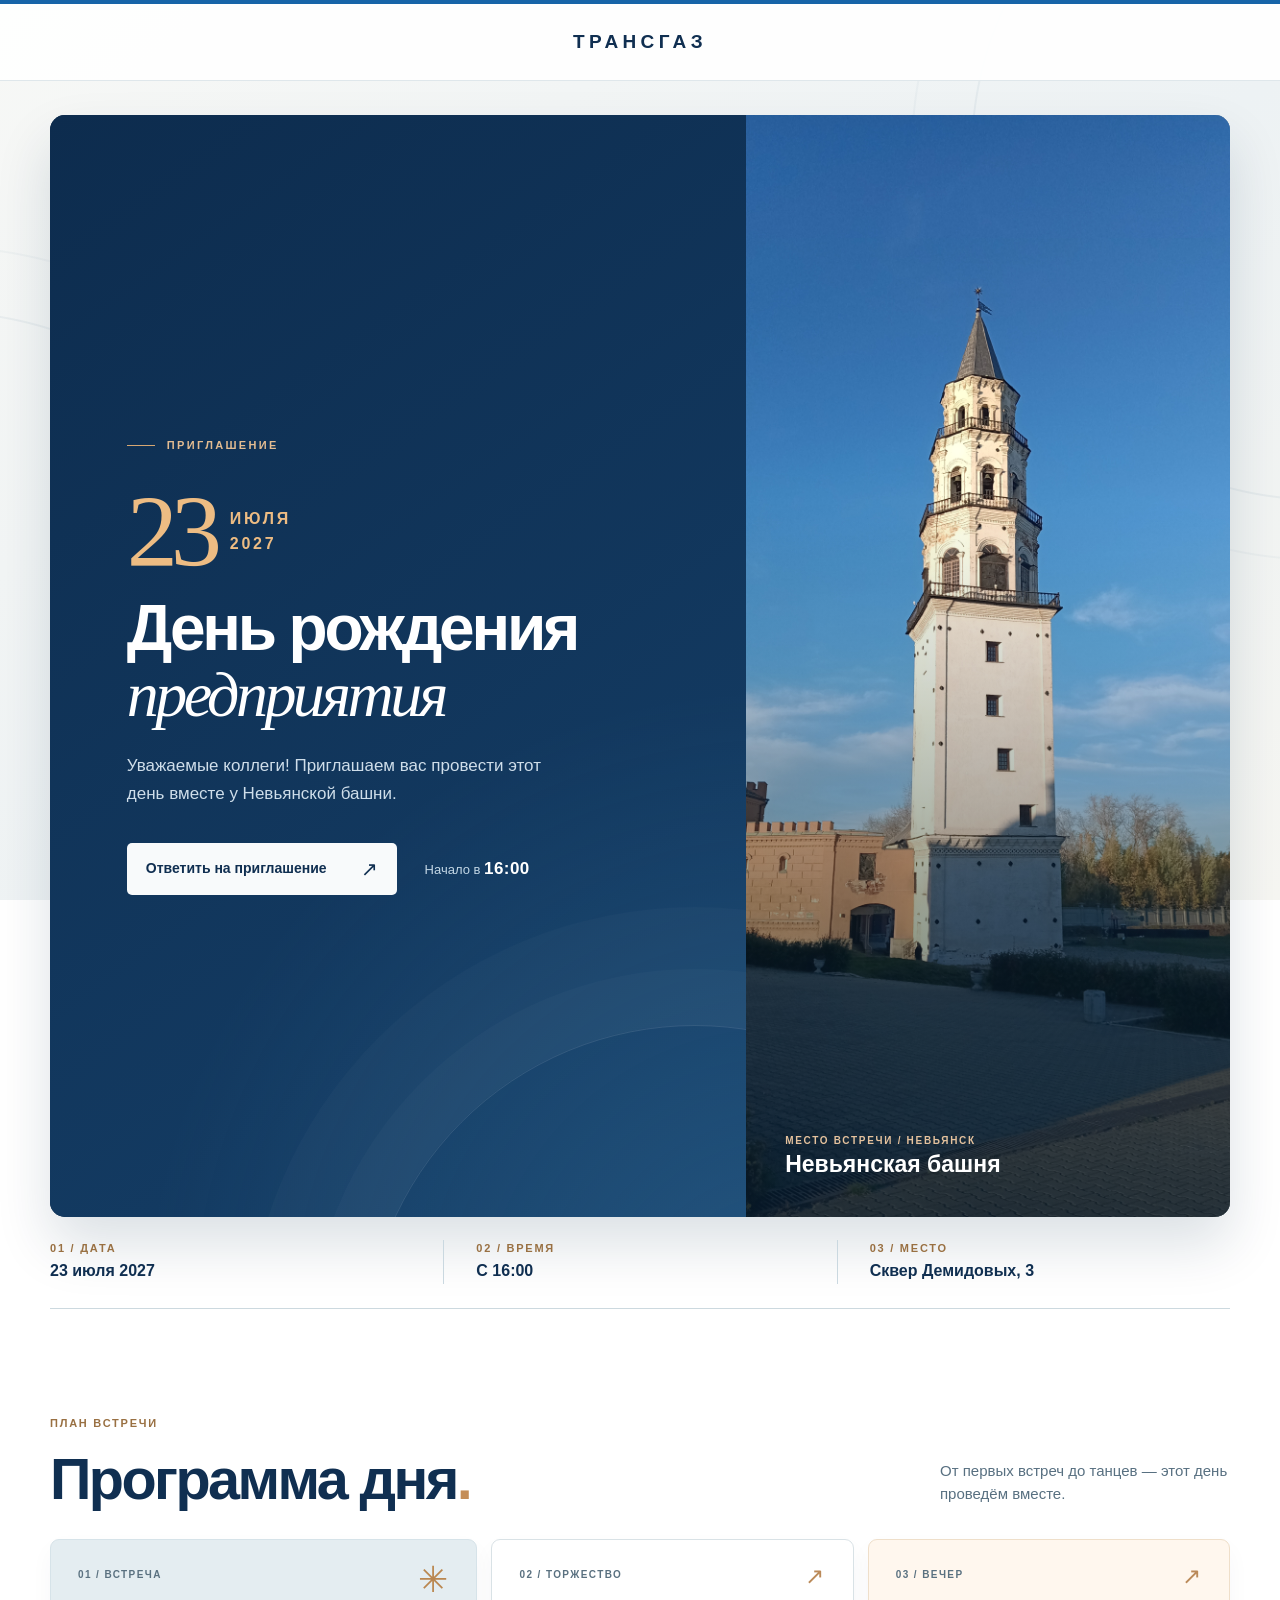
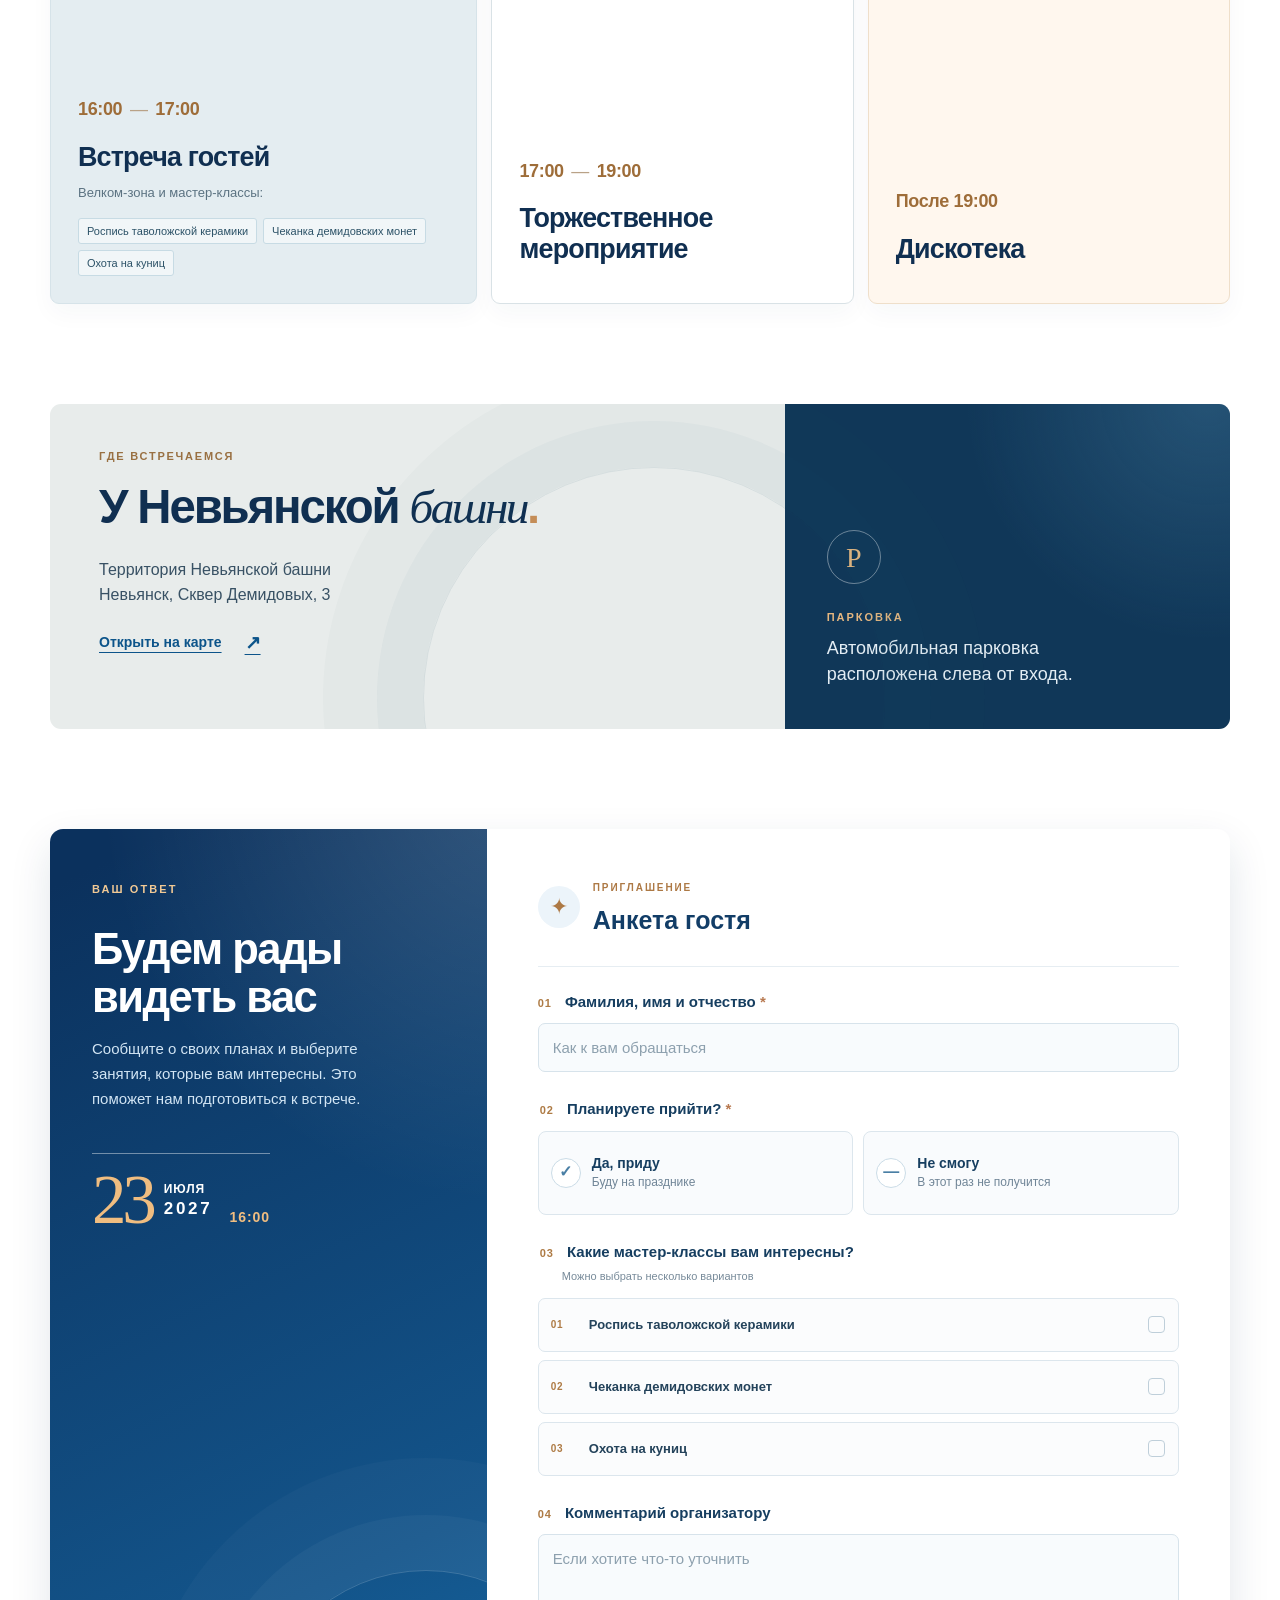
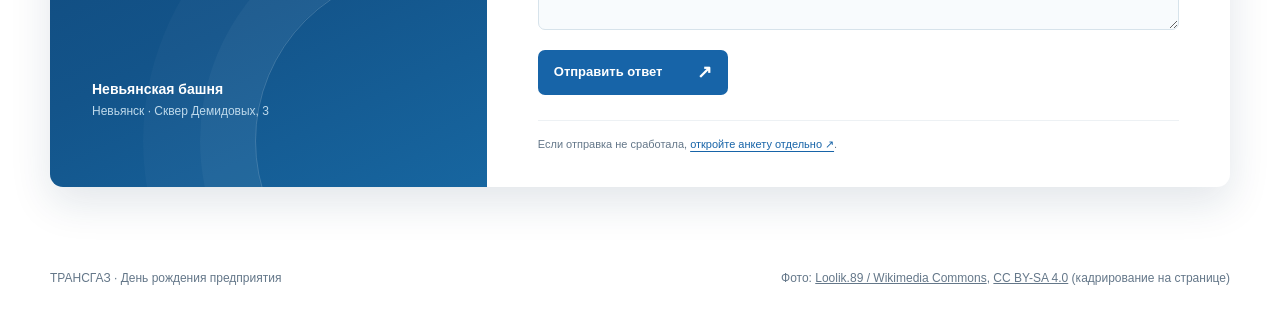
<file: index.html>
<!doctype html>
<html lang="ru">
  <head>
    <meta charset="UTF-8" />
    <meta name="viewport" content="width=device-width, initial-scale=1.0" />
    <meta name="theme-color" content="#102f51" />
    <meta name="description" content="Приглашение на день рождения предприятия 23 июля 2027 года. Начало в 16:00 у Невьянской башни." />
    <meta property="og:type" content="website" />
    <meta property="og:title" content="День рождения предприятия · 23 июля 2027" />
    <meta property="og:description" content="Приглашение на праздник у Невьянской башни. Начало в 16:00." />
    <meta property="og:image" content="https://mrkoynov.github.io/transgaz-nevyansk-invitation-preview/social-preview.png" />
    <title>Приглашение на день рождения предприятия</title>
    <link rel="stylesheet" href="styles.css?v=4" />
    <script src="script.js?v=2" defer></script>
  </head>
  <body>
    <header class="site-header">
      <div class="wrap header-inner">
        <span class="brand">ТРАНСГАЗ</span>
      </div>
    </header>

    <main class="wrap">
      <section class="invitation" aria-labelledby="page-title">
        <div class="invitation-content">
          <p class="section-label"><span class="label-line" aria-hidden="true"></span> ПРИГЛАШЕНИЕ</p>
          <div class="hero-date"><strong>23</strong><span>ИЮЛЯ<br />2027</span></div>
          <h1 id="page-title">День рождения <em>предприятия</em></h1>
          <p class="intro-text">Уважаемые коллеги! Приглашаем вас провести этот день вместе у Невьянской башни.</p>
          <div class="hero-actions">
            <a class="primary-link" href="#guest-form">Ответить на приглашение <span aria-hidden="true">↗</span></a>
            <span class="hero-time">Начало в <strong>16:00</strong></span>
          </div>
        </div>
        <figure class="hero-photo"><img src="nevyansk-tower-hd.jpg" alt="Невьянская башня" loading="eager" fetchpriority="high" /><figcaption><small>МЕСТО ВСТРЕЧИ / НЕВЬЯНСК</small><strong>Невьянская башня</strong></figcaption></figure>
      </section>

      <div class="event-strip" aria-label="Основная информация о мероприятии">
        <div><span>01 / ДАТА</span><strong>23 июля 2027</strong></div>
        <div><span>02 / ВРЕМЯ</span><strong>С 16:00</strong></div>
        <div><span>03 / МЕСТО</span><strong>Сквер Демидовых, 3</strong></div>
      </div>

      <section class="program-section" id="program" aria-labelledby="program-title">
        <div class="section-heading"><div><p class="section-kicker">ПЛАН ВСТРЕЧИ</p><h2 id="program-title">Программа дня<span class="title-dot">.</span></h2></div><p>От первых встреч до танцев — этот день проведём вместе.</p></div>
        <div class="program-grid">
          <article class="program-card program-card-welcome">
            <div class="program-top"><span>01 / ВСТРЕЧА</span><span class="program-card-mark" aria-hidden="true">✳</span></div>
            <div class="program-body"><span class="program-time">16:00 <i>—</i> 17:00</span><h3>Встреча гостей</h3><p>Велком-зона и мастер-классы:</p><ul><li>Роспись таволожской керамики</li><li>Чеканка демидовских монет</li><li>Охота на куниц</li></ul></div>
          </article>
          <article class="program-card">
            <div class="program-top"><span>02 / ТОРЖЕСТВО</span><span class="program-card-arrow" aria-hidden="true">↗</span></div>
            <div class="program-body"><span class="program-time">17:00 <i>—</i> 19:00</span><h3>Торжественное мероприятие</h3></div>
          </article>
          <article class="program-card program-card-last">
            <div class="program-top"><span>03 / ВЕЧЕР</span><span class="program-card-arrow" aria-hidden="true">↗</span></div>
            <div class="program-body"><span class="program-time">После 19:00</span><h3>Дискотека</h3></div>
          </article>
        </div>
      </section>

      <section class="location-section" id="location" aria-labelledby="location-title">
        <div class="location-intro"><p class="section-kicker">ГДЕ ВСТРЕЧАЕМСЯ</p><h2 id="location-title">У Невьянской <em>башни</em><span class="title-dot">.</span></h2><p>Территория Невьянской башни<br />Невьянск, Сквер Демидовых, 3</p><a class="map-link" href="https://yandex.ru/maps/?text=%D0%9D%D0%B5%D0%B2%D1%8C%D1%8F%D0%BD%D1%81%D0%BA%2C%20%D0%A1%D0%BA%D0%B2%D0%B5%D1%80%20%D0%94%D0%B5%D0%BC%D0%B8%D0%B4%D0%BE%D0%B2%D1%8B%D1%85%2C%203" target="_blank" rel="noopener noreferrer">Открыть на карте <span aria-hidden="true">↗</span></a></div>
        <div class="location-detail"><span class="location-icon" aria-hidden="true">P</span><div><span class="location-detail-label">ПАРКОВКА</span><p>Автомобильная парковка расположена слева от входа.</p></div></div>
      </section>

      <section class="form-section" id="guest-form" aria-labelledby="form-title">
        <div class="form-aside">
          <p class="form-eyebrow">ВАШ ОТВЕТ</p>
          <h2 id="form-title">Будем рады видеть вас</h2>
          <p>Сообщите о своих планах и выберите занятия, которые вам интересны. Это поможет нам подготовиться к встрече.</p>
          <div class="form-date" aria-label="23 июля 2027 года, начало в 16:00">
            <span class="form-date-day">23</span>
            <span>ИЮЛЯ<br /><strong>2027</strong></span>
            <span class="form-date-time">16:00</span>
          </div>
          <p class="form-place">Невьянская башня<br /><span>Невьянск · Сквер Демидовых, 3</span></p>
        </div>

        <div class="form-main">
          <div class="form-heading">
            <span class="form-heading-mark" aria-hidden="true">✦</span>
            <div><span class="form-kicker">ПРИГЛАШЕНИЕ</span><h3>Анкета гостя</h3></div>
          </div>

          <form id="rsvp-form" action="https://docs.google.com/forms/d/e/1FAIpQLSfNufHCUHn0jru9lvoqx1xPsjLA_sWsaLaPiySQA0vXSbu58w/formResponse?embedded=true" method="POST" target="rsvp-receipt">
            <div class="form-field">
              <label for="guest-name"><span class="field-number">01</span> Фамилия, имя и отчество <span class="required-mark">*</span></label>
              <input id="guest-name" name="entry.57952946" type="text" autocomplete="name" placeholder="Как к вам обращаться" maxlength="120" required />
            </div>

            <fieldset class="form-field choice-field">
              <legend><span class="field-number">02</span> Планируете прийти? <span class="required-mark">*</span></legend>
              <div class="attendance-options">
                <label class="choice-card"><input type="radio" name="entry.1104383228" value="Да, приду" required /><span class="choice-icon" aria-hidden="true">✓</span><span><strong>Да, приду</strong><small>Буду на празднике</small></span></label>
                <label class="choice-card"><input type="radio" name="entry.1104383228" value="Нет, не смогу прийти" required /><span class="choice-icon" aria-hidden="true">—</span><span><strong>Не смогу</strong><small>В этот раз не получится</small></span></label>
              </div>
            </fieldset>

            <fieldset class="form-field workshop-field" id="workshop-field">
              <legend><span class="field-number">03</span> Какие мастер-классы вам интересны?</legend>
              <p class="field-hint">Можно выбрать несколько вариантов</p>
              <div class="workshop-options">
                <label class="workshop-card"><input type="checkbox" name="entry.540942043" value="Роспись таволожской керамики" /><span class="workshop-index">01</span><span>Роспись таволожской керамики</span><span class="workshop-check" aria-hidden="true">✓</span></label>
                <label class="workshop-card"><input type="checkbox" name="entry.540942043" value="Чеканка демидовских монет" /><span class="workshop-index">02</span><span>Чеканка демидовских монет</span><span class="workshop-check" aria-hidden="true">✓</span></label>
                <label class="workshop-card"><input type="checkbox" name="entry.540942043" value="Охота на куниц" /><span class="workshop-index">03</span><span>Охота на куниц</span><span class="workshop-check" aria-hidden="true">✓</span></label>
              </div>
            </fieldset>

            <div class="form-field comment-field">
              <label for="guest-comment"><span class="field-number">04</span> Комментарий организатору</label>
              <textarea id="guest-comment" name="entry.577196794" rows="3" maxlength="1000" placeholder="Если хотите что-то уточнить"></textarea>
            </div>

            <div class="form-bottom">
              <button class="submit-button" type="submit">Отправить ответ <span aria-hidden="true">↗</span></button>
            </div>
          </form>

          <noscript><p class="form-help">Для отправки ответа <a href="https://docs.google.com/forms/d/e/1FAIpQLSfNufHCUHn0jru9lvoqx1xPsjLA_sWsaLaPiySQA0vXSbu58w/viewform" target="_blank" rel="noopener noreferrer">откройте Google Форму ↗</a>.</p><style>#rsvp-form { display: none; }</style></noscript>

          <div class="form-result" id="form-result" hidden aria-live="polite">
            <div class="result-icon" aria-hidden="true">✦</div>
            <h3>Проверяем ответ</h3>
            <p id="result-status">Ожидаем подтверждение Google Формы…</p>
            <iframe id="rsvp-receipt" name="rsvp-receipt" title="Подтверждение отправки анкеты" hidden></iframe>
            <button type="button" class="result-back" id="result-back">Исправить или повторить при ошибке</button>
          </div>
          <p class="form-help">Если отправка не сработала, <a href="https://docs.google.com/forms/d/e/1FAIpQLSfNufHCUHn0jru9lvoqx1xPsjLA_sWsaLaPiySQA0vXSbu58w/viewform" target="_blank" rel="noopener noreferrer">откройте анкету отдельно ↗</a>.</p>
        </div>
      </section>
    </main>

    <footer class="site-footer"><div class="wrap"><span>ТРАНСГАЗ · День рождения предприятия</span><span>Фото: <a href="https://commons.wikimedia.org/wiki/File:%D0%9D%D0%B5%D0%B2%D1%8C%D1%8F%D0%BD%D1%81%D0%BA%D0%B0%D1%8F_%D0%B1%D0%B0%D1%88%D0%BD%D1%8F.jpg" target="_blank" rel="noopener noreferrer">Loolik.89 / Wikimedia Commons</a>, <a href="https://creativecommons.org/licenses/by-sa/4.0/" target="_blank" rel="noopener noreferrer">CC BY-SA 4.0</a> (кадрирование на странице)</span></div></footer>
  </body>
</html>
</file>
<file: styles.css>
:root {
  --navy: #102f51;
  --navy-deep: #0a2542;
  --blue: #1764a8;
  --blue-dark: #123d67;
  --copper: #c48d57;
  --ink: #1d3346;
  --muted: #647789;
  --paper: #f5f6f4;
  --line: #d7e0e5;
  --text: #25394a;
  --border: #dbe3e9;
}
* { box-sizing: border-box; }
html { scroll-behavior: smooth; }
body {
  margin: 0;
  color: var(--ink);
  font-family: "Segoe UI", Arial, sans-serif;
  line-height: 1.55;
  background:
    radial-gradient(circle at 103% 17%, transparent 0 345px, rgba(21, 74, 111, .055) 346px 347px, transparent 348px 405px, rgba(21, 74, 111, .035) 406px 407px, transparent 408px),
    radial-gradient(circle at -5% 77%, transparent 0 380px, rgba(21, 74, 111, .055) 381px 382px, transparent 383px 445px, rgba(21, 74, 111, .035) 446px 447px, transparent 448px),
    linear-gradient(140deg, #f7f8f6 0%, #edf2f4 58%, #f6f6f2 100%);
  background-attachment: fixed;
}
button { font: inherit; }
a { color: var(--blue); }
[hidden] { display: none !important; }
.wrap { width: min(100% - 48px, 1180px); margin-inline: auto; }
h1, h2, h3, p, figure { margin-top: 0; }
.site-header { background: rgba(255,255,255,.94); border-top: 4px solid var(--blue); border-bottom: 1px solid #dfe7eb; }
.header-inner { display: flex; align-items: center; justify-content: center; min-height: 76px; }
.brand { color: var(--navy); font-weight: 850; font-size: 19px; letter-spacing: .23em; }
main { padding: 34px 0 82px; }
.invitation { display: grid; grid-template-columns: minmax(0, 1.18fr) minmax(0, .82fr); min-height: 630px; overflow: hidden; color: #fff; background: var(--navy-deep); border-radius: 15px; box-shadow: 0 28px 55px rgba(9, 39, 69, .14); }
.invitation-content { position: relative; isolation: isolate; display: flex; flex-direction: column; align-items: flex-start; justify-content: center; padding: clamp(45px, 6vw, 88px); background: radial-gradient(circle at 105% 110%, rgba(64, 128, 172, .33), transparent 45%), linear-gradient(145deg, #0d2c4e 0%, #153f68 100%); }
.invitation-content::before { content: ""; position: absolute; z-index: -1; width: 660px; height: 660px; right: -280px; bottom: -470px; border: 1px solid rgba(255,255,255,.11); border-radius: 50%; box-shadow: 0 0 0 56px rgba(255,255,255,.025), 0 0 0 118px rgba(255,255,255,.018); }
.section-label { display: flex; align-items: center; gap: 12px; margin-bottom: 35px; color: #e3bc91; font-size: 11px; font-weight: 800; letter-spacing: .21em; }
.label-line { width: 28px; height: 1px; background: #d6a773; }
.hero-date { display: flex; align-items: center; gap: 15px; margin-bottom: 22px; color: #edbc83; }
.hero-date strong { font-family: Georgia, serif; font-size: clamp(75px, 8vw, 108px); font-weight: 400; line-height: .83; letter-spacing: -.07em; }
.hero-date span { font-size: 16px; line-height: 1.55; font-weight: 800; letter-spacing: .17em; }
h1 { max-width: 630px; margin-bottom: 24px; color: #fff; font-size: clamp(46px, 5vw, 70px); font-weight: 700; line-height: 1.03; letter-spacing: -.05em; }
h1 em, .location-intro h2 em { font-family: Georgia, serif; font-weight: 400; font-style: italic; letter-spacing: -.055em; }
.intro-text { max-width: 455px; margin-bottom: 35px; color: #cfdeea; font-size: 17px; line-height: 1.65; }
.hero-actions { display: flex; flex-wrap: wrap; align-items: center; gap: 18px 28px; }
.primary-link { display: inline-flex; align-items: center; justify-content: space-between; gap: 34px; padding: 15px 19px; border-radius: 5px; color: var(--navy); background: #f8fafb; font-size: 14px; font-weight: 800; text-decoration: none; transition: transform .2s, background .2s; }
.primary-link:hover { transform: translateY(-2px); background: #e6f1f8; }
.primary-link span { font-size: 20px; font-weight: 400; line-height: 1; }
.hero-time { color: #c3d7e5; font-size: 13px; }
.hero-time strong { color: #fff; font-size: 17px; letter-spacing: .025em; }
.hero-photo { position: relative; min-height: 100%; margin: 0; overflow: hidden; background: #8fb6d3; }
.hero-photo img { display: block; width: 100%; height: 100%; min-height: 630px; object-fit: cover; object-position: center 54%; }
.hero-photo::after { content: ""; position: absolute; inset: 35% 0 0; background: linear-gradient(transparent, rgba(5, 27, 48, .72)); }
.hero-photo figcaption { position: absolute; z-index: 1; left: 39px; right: 30px; bottom: 38px; display: flex; flex-direction: column; gap: 3px; color: #fff; }
.hero-photo figcaption small { color: #e5c29d; font-size: 10px; font-weight: 800; letter-spacing: .17em; }
.hero-photo figcaption strong { font-size: 23px; line-height: 1.2; }
.event-strip { display: grid; grid-template-columns: repeat(3, 1fr); gap: 0; padding: 23px 0 24px; border-bottom: 1px solid #ccd9df; }
.event-strip > div { display: flex; flex-direction: column; gap: 2px; padding: 0 32px; border-left: 1px solid #cad8e0; }
.event-strip > div:first-child { padding-left: 0; border-left: 0; }
.event-strip span, .section-kicker { color: #997042; font-size: 11px; font-weight: 800; letter-spacing: .16em; }
.event-strip strong { color: var(--navy); font-size: 16px; font-weight: 700; }
.program-section { padding: 106px 0 100px; }
.section-heading { display: flex; align-items: end; justify-content: space-between; gap: 28px; margin-bottom: 28px; }
.section-kicker { margin-bottom: 16px; }
.section-heading h2, .location-intro h2 { margin: 0; color: var(--navy); font-size: clamp(39px, 4.5vw, 60px); font-weight: 700; line-height: 1.1; letter-spacing: -.045em; }
.title-dot { color: var(--copper); }
.section-heading > p { max-width: 290px; margin: 0 0 6px; color: #587081; font-size: 15px; line-height: 1.55; }
.program-grid { display: grid; grid-template-columns: 1.18fr 1fr 1fr; gap: 14px; }
.program-card { display: flex; flex-direction: column; justify-content: space-between; min-height: 365px; padding: 27px; border: 1px solid #d9e2e6; border-radius: 9px; background: rgba(255,255,255,.79); box-shadow: 0 10px 23px rgba(18, 52, 77, .035); }
.program-card-welcome { background: #e4edf1; border-color: #d6e3e9; }
.program-card-last { background: #fff7ee; border-color: #efdfca; }
.program-top { display: flex; align-items: flex-start; justify-content: space-between; gap: 12px; color: #5a7180; font-size: 10px; font-weight: 800; letter-spacing: .14em; }
.program-card-mark { color: #ba8750; font-size: 36px; line-height: .7; font-weight: 400; }
.program-card-arrow { color: #bb8a59; font-size: 23px; line-height: .8; font-weight: 400; }
.program-time { display: inline-block; margin-bottom: 18px; color: #9e6d39; font-size: 18px; font-weight: 800; letter-spacing: -.02em; }
.program-time i { padding-inline: 3px; color: #b9a287; font-style: normal; font-weight: 400; }
.program-card h3 { max-width: 270px; margin-bottom: 11px; color: var(--navy); font-size: clamp(23px, 2.1vw, 29px); line-height: 1.15; letter-spacing: -.03em; }
.program-card p { margin-bottom: 14px; color: #5c7382; font-size: 13px; }
.program-card ul { display: flex; flex-wrap: wrap; gap: 6px; padding: 0; margin: 0; list-style: none; }
.program-card li { padding: 5px 8px; border: 1px solid #c7dbe4; border-radius: 3px; color: #2c5267; background: rgba(255,255,255,.5); font-size: 11px; line-height: 1.3; }
.location-section { display: grid; grid-template-columns: 1.65fr 1fr; min-height: 325px; margin-bottom: 100px; overflow: hidden; border-radius: 11px; background: #e8eceb; }
.location-intro { position: relative; padding: 44px 49px; }
.location-intro::after { content: ""; position: absolute; right: -100px; bottom: -200px; width: 460px; height: 460px; border: 1px solid rgba(30, 79, 105, .09); border-radius: 50%; box-shadow: 0 0 0 46px rgba(30, 79, 105, .035), 0 0 0 100px rgba(30, 79, 105, .023); pointer-events: none; }
.location-intro h2 { max-width: 570px; margin-bottom: 25px; font-size: clamp(36px, 3.7vw, 50px); }
.location-intro > p:not(.section-kicker) { margin-bottom: 20px; color: #385164; font-size: 16px; }
.map-link { position: relative; z-index: 1; display: inline-flex; align-items: center; gap: 23px; color: #0c548a; font-size: 14px; font-weight: 800; text-decoration-thickness: 1px; text-underline-offset: 5px; }
.map-link span { font-size: 19px; text-decoration: none; }
.location-detail { display: flex; flex-direction: column; justify-content: flex-end; gap: 20px; padding: 42px; color: #fff; background: radial-gradient(circle at 95% -2%, rgba(91, 155, 193, .28), transparent 45%), #103758; }
.location-icon { display: grid; place-items: center; width: 54px; height: 54px; border: 1px solid rgba(255,255,255,.4); border-radius: 50%; color: #e6b780; font-size: 28px; font-family: Georgia, serif; }
.location-detail-label { color: #e6b780; font-size: 11px; font-weight: 800; letter-spacing: .18em; }
.location-detail p { max-width: 270px; margin: 7px 0 0; color: #e3edf4; font-size: 18px; line-height: 1.42; }

.form-section { display: grid; grid-template-columns: minmax(260px, .8fr) minmax(0, 1.2fr); margin-bottom: 20px; border-radius: 13px; overflow: hidden; box-shadow: 0 16px 42px rgba(14, 47, 81, .12); background: #fff; }
.form-aside { position: relative; display: flex; flex-direction: column; min-height: 100%; overflow: hidden; padding: 42px 34px; color: #e9f4fc; background: radial-gradient(circle at 108% -5%, rgba(255, 255, 255, .16), transparent 38%), linear-gradient(155deg, #0b315d 5%, #13548a 76%, #1766a0); }
.form-aside::after { content: ""; position: absolute; right: -110px; bottom: -125px; width: 340px; height: 340px; border: 1px solid rgba(255, 255, 255, .18); border-radius: 50%; box-shadow: 0 0 0 55px rgba(255, 255, 255, .035), 0 0 0 112px rgba(255, 255, 255, .025); pointer-events: none; }
.form-eyebrow, .form-kicker { color: #f1c995; font-size: 11px; font-weight: 800; letter-spacing: .19em; }
.form-eyebrow { margin-bottom: 28px; }
.form-aside h2 { position: relative; z-index: 1; max-width: 250px; padding: 0; margin-bottom: 16px; border: 0; color: #fff; font-size: clamp(30px, 3.6vw, 39px); line-height: 1.09; letter-spacing: -.035em; }
.form-aside > p:not(.form-eyebrow):not(.form-place) { position: relative; z-index: 1; max-width: 280px; margin-bottom: 42px; font-size: 14px; line-height: 1.65; color: #d2e5f4; }
.form-date { position: relative; z-index: 1; display: flex; align-items: center; gap: 11px; width: fit-content; padding-top: 15px; border-top: 1px solid rgba(255, 255, 255, .42); color: #fff; font-size: 12px; line-height: 1.32; font-weight: 700; letter-spacing: .08em; }
.form-date-day { color: #f0bd80; font-family: Georgia, serif; font-size: 69px; line-height: .92; letter-spacing: -.06em; font-weight: 400; }
.form-date strong { font-size: 17px; letter-spacing: .16em; }
.form-date-time { align-self: flex-end; margin-left: 6px; padding-bottom: 6px; color: #f0bd80; font-size: 14px; }
.form-place { position: relative; z-index: 1; margin-top: auto; padding-top: 34px; color: #fff; font-size: 14px; font-weight: 700; line-height: 1.5; }
.form-place span { color: #bed9eb; font-size: 12px; font-weight: 400; }
.form-main { padding: 37px 36px 24px; }
.form-heading { display: flex; align-items: center; gap: 13px; padding-bottom: 26px; margin-bottom: 25px; border-bottom: 1px solid #e6edf2; }
.form-heading-mark { display: grid; place-items: center; width: 42px; height: 42px; border-radius: 50%; background: #ecf4fa; color: #ad7945; font-size: 22px; }
.form-kicker { color: #ad7945; font-size: 10px; }
.form-heading h3 { margin: 2px 0 0; color: var(--blue-dark); font-size: 22px; }
.form-field { min-width: 0; margin: 0 0 27px; padding: 0; border: 0; }
.form-field > label, .form-field > legend { display: block; width: 100%; margin-bottom: 11px; color: #163e60; font-size: 14px; font-weight: 700; line-height: 1.35; }
.field-number { margin-right: 9px; color: #ae7b45; font-size: 11px; font-weight: 800; letter-spacing: .08em; }
.required-mark { color: #b87950; }
.form-field > input, .form-field > textarea { display: block; width: 100%; border: 1px solid #d7e3eb; border-radius: 7px; padding: 12px 14px; outline: 0; background: #f8fbfd; color: var(--text); font: inherit; font-size: 14px; transition: border-color .2s, box-shadow .2s, background .2s; }
.form-field > input:focus, .form-field > textarea:focus { border-color: #4e91c2; box-shadow: 0 0 0 3px rgba(41, 125, 185, .12); background: #fff; }
.form-field > input::placeholder, .form-field > textarea::placeholder { color: #8da0ae; }
.form-field > textarea { resize: vertical; min-height: 87px; }
.attendance-options { display: grid; grid-template-columns: 1fr 1fr; gap: 10px; }
.choice-card { position: relative; display: flex; align-items: center; gap: 11px; min-height: 76px; padding: 12px; border: 1px solid #dce6ed; border-radius: 8px; background: #f9fbfd; cursor: pointer; transition: border-color .2s, background .2s, transform .2s; }
.choice-card:hover, .workshop-card:hover { border-color: #96c3e0; background: #f1f8fc; }
.choice-card:has(input:checked) { border-color: #3280b9; background: #eaf5fc; }
.choice-card:focus-within, .workshop-card:focus-within { outline: 3px solid rgba(41, 125, 185, .18); outline-offset: 2px; }
.choice-card input, .workshop-card input { position: absolute; inset: 0; width: 100%; height: 100%; margin: 0; opacity: 0; cursor: pointer; }
.choice-icon { display: grid; flex: 0 0 auto; place-items: center; width: 30px; height: 30px; border: 1px solid #cbdce7; border-radius: 50%; background: #fff; color: #4a7fa5; font-size: 16px; font-weight: 700; }
.choice-card:has(input:checked) .choice-icon { border-color: #2c7bb5; background: #2c7bb5; color: #fff; }
.choice-card strong, .choice-card small { display: block; line-height: 1.3; }
.choice-card strong { color: #163e60; font-size: 13px; }
.choice-card small { margin-top: 3px; color: #708597; font-size: 11px; }
.field-hint { margin: -5px 0 13px 24px; color: #788b9a; font-size: 11px; }
.workshop-options { display: grid; gap: 8px; }
.workshop-card { position: relative; display: grid; grid-template-columns: 27px 1fr 18px; align-items: center; gap: 11px; min-height: 48px; padding: 9px 12px; border: 1px solid #dce6ed; border-radius: 7px; background: #fbfcfd; color: #24435b; font-size: 12px; font-weight: 600; cursor: pointer; transition: border-color .2s, background .2s; }
.workshop-card:has(input:checked) { border-color: #3280b9; background: #eaf5fc; }
.workshop-index { color: #ae7b45; font-size: 10px; font-weight: 800; letter-spacing: .06em; }
.workshop-check { display: grid; place-items: center; width: 17px; height: 17px; border: 1px solid #bfcfda; border-radius: 4px; color: transparent; font-size: 11px; }
.workshop-card:has(input:checked) .workshop-check { border-color: #2c7bb5; background: #2c7bb5; color: #fff; }
.workshop-field:disabled { opacity: .46; }
.workshop-field:disabled .workshop-card { cursor: default; }
.comment-field { margin-bottom: 20px; }
.form-bottom { display: flex; align-items: center; }
.submit-button { display: inline-flex; align-items: center; justify-content: space-between; gap: 30px; min-width: 190px; padding: 12px 16px; border: 0; border-radius: 7px; background: #1764a8; color: #fff; font-size: 13px; font-weight: 700; cursor: pointer; transition: background .2s, transform .2s; }
.submit-button:hover { background: #0f4d87; transform: translateY(-1px); }
.submit-button:disabled { opacity: .58; cursor: wait; transform: none; }
.submit-button span { font-size: 18px; line-height: 1; }
.form-result { padding: 18px 0 6px; }
.result-icon { display: grid; place-items: center; width: 54px; height: 54px; margin-bottom: 16px; border-radius: 50%; background: #eaf5fc; color: #ad7945; font-size: 25px; }
.form-result h3 { margin-bottom: 5px; color: var(--blue-dark); font-size: 22px; }
.form-result p { margin-bottom: 17px; color: var(--muted); font-size: 13px; }
.form-result iframe { display: block; width: 100%; height: 340px; border: 1px solid #dce6ed; border-radius: 7px; background: #f5f4fb; }
.result-back { margin-top: 16px; padding: 0; border: 0; background: transparent; color: var(--blue); font-size: 13px; font-weight: 700; text-decoration: underline; text-underline-offset: 3px; cursor: pointer; }
.form-help { margin: 25px 0 0; padding-top: 15px; border-top: 1px solid #edf1f4; color: var(--muted); font-size: 11px; }
.form-help a { text-underline-offset: 3px; }
.site-footer { color: var(--muted); font-size: 12px; padding: 0 0 32px; }
.site-footer .wrap { display: flex; justify-content: space-between; align-items: flex-start; flex-wrap: wrap; gap: 8px 20px; }
.site-footer a { color: var(--muted); }


.form-section { grid-template-columns: minmax(310px, .74fr) minmax(0, 1.26fr); margin-bottom: 0; }
.form-aside { padding: 52px 42px; }
.form-aside h2 { max-width: 340px; font-size: clamp(34px, 3.4vw, 48px); }
.form-aside > p:not(.form-eyebrow):not(.form-place) { max-width: 320px; font-size: 15px; }
.form-main { padding: 45px clamp(30px, 4vw, 62px) 34px; }
.form-heading h3 { font-size: 25px; }
.form-field > label, .form-field > legend { font-size: 15px; }
.form-field > input, .form-field > textarea { font-size: 15px; }
.choice-card { min-height: 84px; }
.choice-card strong { font-size: 14px; }
.choice-card small { font-size: 12px; }
.workshop-card { min-height: 54px; font-size: 13px; }
.submit-button { min-height: 45px; }
.site-footer { padding: 0 0 35px; }

@media (max-width: 1000px) {
  .invitation { min-height: 580px; }
  .invitation-content { padding: 50px; }
  .hero-photo img { min-height: 580px; }
  .program-card { padding: 22px; }
  .form-section { grid-template-columns: minmax(280px, .85fr) minmax(0, 1.15fr); }
  .form-aside { padding: 42px 30px; }
  .form-main { padding: 38px 31px 30px; }
}
@media (max-width: 760px) {
  .wrap { width: min(100% - 32px, 1180px); }
  .invitation { grid-template-columns: 1fr; min-height: 0; }
  .invitation-content { min-height: 525px; padding: 54px 46px; }
  .hero-photo { height: 420px; min-height: 0; }
  .hero-photo img { min-height: 0; object-position: center 16%; }
  .event-strip > div { padding-inline: 18px; }
  .program-section { padding: 75px 0; }
  .program-grid { grid-template-columns: 1fr 1fr; }
  .program-card-welcome { grid-column: 1 / -1; min-height: 300px; }
  .program-card { min-height: 290px; }
  .location-section { grid-template-columns: 1fr; margin-bottom: 75px; }
  .location-detail { flex-direction: row; align-items: center; justify-content: flex-start; padding: 30px 45px; }
  .form-section { grid-template-columns: 1fr; }
  .form-aside { min-height: 300px; }
  .form-aside h2, .form-aside > p:not(.form-eyebrow):not(.form-place) { max-width: 550px; }
  .form-place { margin-top: 20px; }
}
@media (max-width: 550px) {
  .site-header { border-top-width: 3px; }
  .header-inner { min-height: 63px; }
  .brand { font-size: 16px; letter-spacing: .19em; }
  main { padding: 16px 0 55px; }
  .invitation { border-radius: 9px; }
  .invitation-content { min-height: 490px; padding: 39px 27px 43px; }
  .section-label { margin-bottom: 30px; }
  .hero-date { margin-bottom: 23px; }
  .hero-date strong { font-size: 82px; }
  .hero-date span { font-size: 13px; }
  h1 { font-size: clamp(41px, 11.5vw, 58px); }
  .intro-text { margin-bottom: 29px; font-size: 15px; }
  .hero-actions { align-items: flex-start; flex-direction: column; gap: 13px; }
  .primary-link { width: 100%; }
  .hero-photo { height: 330px; }
  .hero-photo figcaption { left: 23px; bottom: 25px; }
  .hero-photo figcaption strong { font-size: 19px; }
  .event-strip { grid-template-columns: 1fr 1fr; gap: 18px 0; padding: 22px 0; }
  .event-strip > div { padding: 0 13px; }
  .event-strip > div:first-child { padding-left: 0; }
  .event-strip > div:last-child { grid-column: 1 / -1; padding-left: 0; border-left: 0; }
  .event-strip span { font-size: 9px; }
  .event-strip strong { font-size: 14px; }
  .program-section { padding: 62px 0; }
  .section-heading { display: block; margin-bottom: 23px; }
  .section-heading h2 { font-size: 40px; }
  .section-heading > p { margin-top: 13px; font-size: 14px; }
  .program-grid { grid-template-columns: 1fr; gap: 10px; }
  .program-card, .program-card-welcome { grid-column: auto; min-height: 220px; padding: 25px; }
  .program-card-welcome { min-height: 325px; }
  .program-card h3 { font-size: 25px; }
  .location-section { margin-bottom: 62px; }
  .location-intro { padding: 35px 27px; }
  .location-intro h2 { font-size: 38px; }
  .location-intro > p:not(.section-kicker) { font-size: 15px; }
  .location-detail { align-items: flex-start; padding: 30px 27px; }
  .location-detail p { font-size: 15px; }
  .location-icon { flex: 0 0 auto; width: 45px; height: 45px; font-size: 22px; }
  .form-aside { min-height: 0; padding: 33px 27px; }
  .form-eyebrow { margin-bottom: 17px; }
  .form-aside h2 { font-size: 34px; }
  .form-aside > p:not(.form-eyebrow):not(.form-place) { margin-bottom: 21px; font-size: 13px; }
  .form-date-day { font-size: 58px; }
  .form-place { margin: 16px 0 0; padding-top: 0; }
  .form-main { padding: 30px 22px 25px; }
  .form-heading { margin-bottom: 22px; }
  .attendance-options { gap: 7px; }
  .choice-card { min-height: 80px; gap: 7px; padding: 8px; }
  .choice-icon { width: 25px; height: 25px; font-size: 13px; }
  .choice-card strong { font-size: 12px; }
  .choice-card small { font-size: 10px; }
  .submit-button { width: 100%; }
  .site-footer .wrap { gap: 7px; }
}
@media (prefers-reduced-motion: reduce) {
  html { scroll-behavior: auto; }
  .primary-link, .submit-button { transition: none; }
}
</file>
